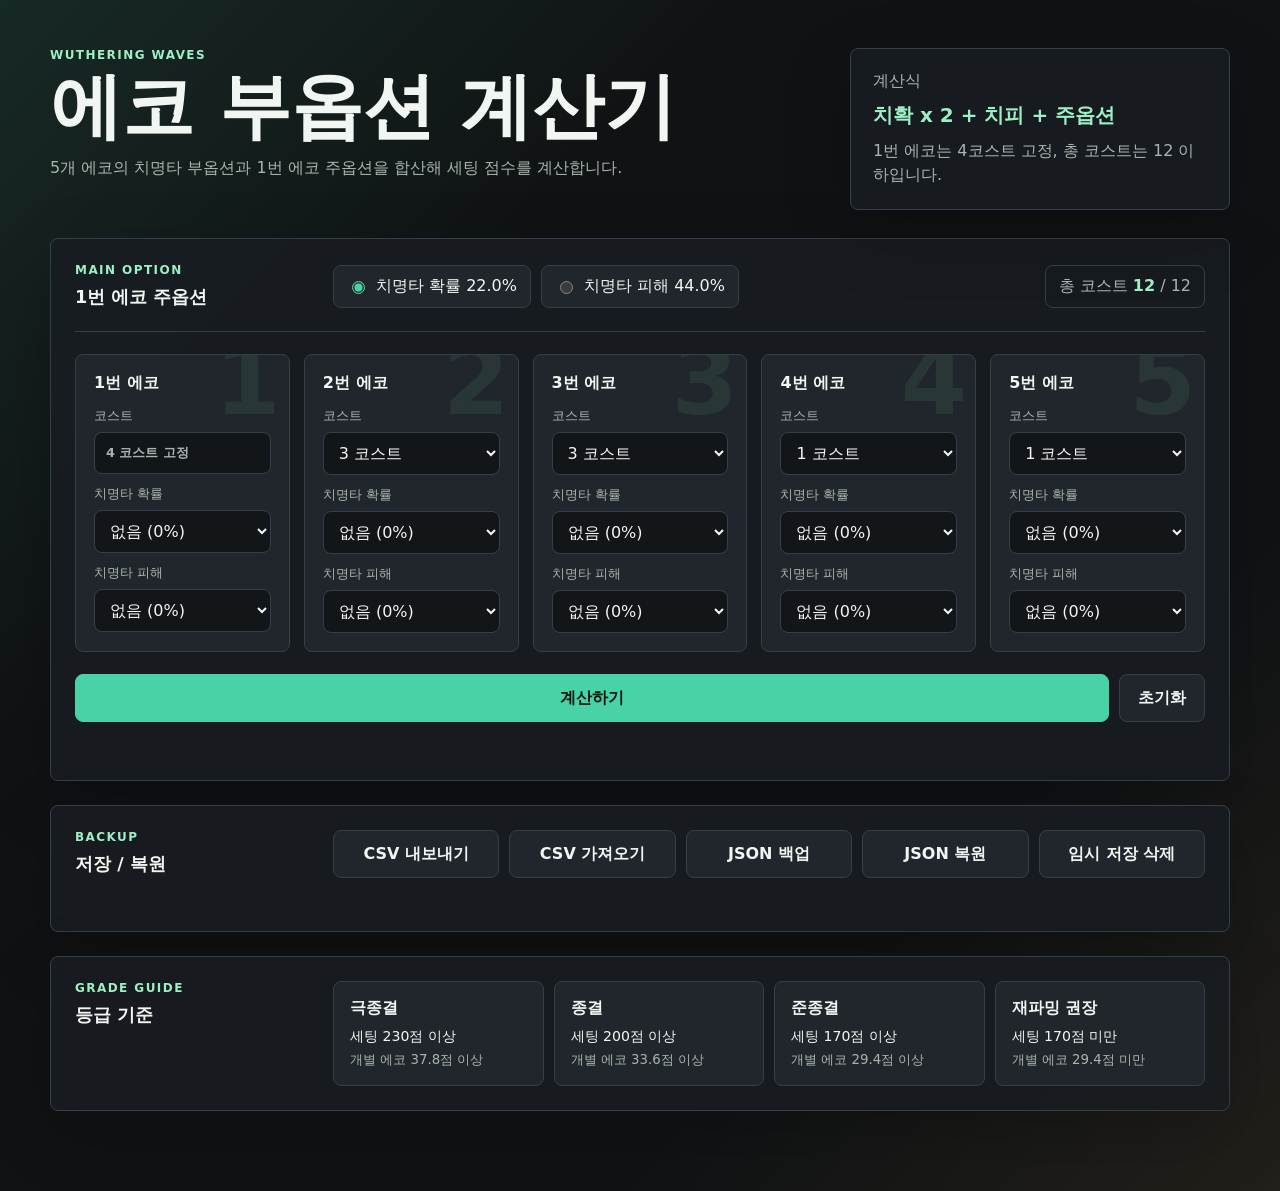
<file: index.html>
<!DOCTYPE html>
<html lang="ko">
<head>
    <meta charset="UTF-8">
    <meta name="viewport" content="width=device-width, initial-scale=1">
    <title>명조 에코 부옵션 계산기</title>
    <link rel="stylesheet" href="css/app.css">
</head>
<body>
<main class="page-shell">
    <header class="app-header">
        <div>
            <p class="eyebrow">WUTHERING WAVES</p>
            <h1>에코 부옵션 계산기</h1>
            <p class="description">
                5개 에코의 치명타 부옵션과 1번 에코 주옵션을 합산해 세팅 점수를 계산합니다.
            </p>
        </div>
        <aside class="score-rule" aria-label="계산식">
            <span>계산식</span>
            <strong>치확 x 2 + 치피 + 주옵션</strong>
            <p>1번 에코는 4코스트 고정, 총 코스트는 12 이하입니다.</p>
        </aside>
    </header>

    <form id="score-form" class="calculator">
        <section class="toolbar" aria-labelledby="main-stat-title">
            <div>
                <p class="section-kicker">MAIN OPTION</p>
                <h2 id="main-stat-title">1번 에코 주옵션</h2>
            </div>
            <fieldset class="main-stat-options">
                <legend class="sr-only">1번 에코 주옵션 선택</legend>
                <label>
                    <input type="radio" name="mainStat" value="CRIT_RATE" checked>
                    <span>치명타 확률 22.0%</span>
                </label>
                <label>
                    <input type="radio" name="mainStat" value="CRIT_DAMAGE">
                    <span>치명타 피해 44.0%</span>
                </label>
            </fieldset>
            <div class="cost-pill" id="cost-total">
                총 코스트 <strong id="total-cost">12</strong> / 12
            </div>
        </section>

        <section class="echo-grid" id="echo-grid" aria-label="에코 부옵션 입력"></section>

        <div class="actions">
            <button class="primary-button" type="submit">계산하기</button>
            <button class="secondary-button" id="reset-button" type="button">초기화</button>
        </div>
        <p class="error" id="error" role="alert"></p>
    </form>

    <section class="storage-panel" aria-labelledby="storage-title">
        <div>
            <p class="section-kicker">BACKUP</p>
            <h2 id="storage-title">저장 / 복원</h2>
        </div>
        <div class="storage-actions">
            <button class="secondary-button" id="export-csv-button" type="button">CSV 내보내기</button>
            <button class="secondary-button" id="import-csv-button" type="button">CSV 가져오기</button>
            <button class="secondary-button" id="export-json-button" type="button">JSON 백업</button>
            <button class="secondary-button" id="import-json-button" type="button">JSON 복원</button>
            <button class="secondary-button danger-button" id="clear-draft-button" type="button">임시 저장 삭제</button>
        </div>
        <input class="hidden" id="csv-file-input" type="file" accept=".csv,text/csv">
        <input class="hidden" id="json-file-input" type="file" accept=".json,application/json">
        <p class="storage-message" id="storage-message" role="status"></p>
    </section>

    <section class="result hidden" id="result" aria-live="polite">
        <div class="result-score">
            <span>총점</span>
            <strong id="score">0.0</strong>
            <p class="grade" id="grade"></p>
        </div>
        <dl class="result-breakdown">
            <div>
                <dt>치명타 확률 합계</dt>
                <dd id="total-crit-rate">0.0%</dd>
            </div>
            <div>
                <dt>치명타 피해 합계</dt>
                <dd id="total-crit-damage">0.0%</dd>
            </div>
            <div>
                <dt>주옵션 점수</dt>
                <dd id="main-stat-score">44.0점</dd>
            </div>
            <div id="next-grade-row">
                <dt>다음 등급까지</dt>
                <dd id="next-grade">0.0점</dd>
            </div>
        </dl>
    </section>

    <section class="guide" aria-labelledby="grade-guide-title">
        <div>
            <p class="section-kicker">GRADE GUIDE</p>
            <h2 id="grade-guide-title">등급 기준</h2>
        </div>
        <div class="grade-grid">
            <article>
                <strong>극종결</strong>
                <span>세팅 230점 이상</span>
                <small>개별 에코 37.8점 이상</small>
            </article>
            <article>
                <strong>종결</strong>
                <span>세팅 200점 이상</span>
                <small>개별 에코 33.6점 이상</small>
            </article>
            <article>
                <strong>준종결</strong>
                <span>세팅 170점 이상</span>
                <small>개별 에코 29.4점 이상</small>
            </article>
            <article>
                <strong>재파밍 권장</strong>
                <span>세팅 170점 미만</span>
                <small>개별 에코 29.4점 미만</small>
            </article>
        </div>
    </section>
</main>
<script src="js/app.js"></script>
</body>
</html>
</file>
<file: css/app.css>
:root {
    color-scheme: dark;
    font-family: Inter, Pretendard, "Noto Sans KR", system-ui, sans-serif;
    --bg: #101214;
    --surface: #181c20;
    --surface-raised: #20262b;
    --line: #344049;
    --text: #f2f6f3;
    --muted: #a8b4ad;
    --accent: #49d2a5;
    --accent-strong: #9df0c5;
    --warning: #f4bf5f;
    --danger: #f07373;
    --info: #7fb7ff;
}

* {
    box-sizing: border-box;
}

body {
    margin: 0;
    min-height: 100vh;
    color: var(--text);
    background:
        linear-gradient(135deg, rgba(73, 210, 165, 0.12), transparent 34rem),
        linear-gradient(315deg, rgba(244, 191, 95, 0.08), transparent 30rem),
        var(--bg);
}

button,
input,
select {
    font: inherit;
}

button {
    cursor: pointer;
}

.page-shell {
    width: min(1180px, calc(100% - 32px));
    margin: 0 auto;
    padding: 48px 0 80px;
}

.app-header {
    display: grid;
    grid-template-columns: minmax(0, 1fr) minmax(280px, 380px);
    gap: 24px;
    align-items: stretch;
    margin-bottom: 28px;
}

.eyebrow,
.section-kicker {
    margin: 0 0 8px;
    color: var(--accent-strong);
    font-size: 0.75rem;
    font-weight: 800;
    letter-spacing: 0.12em;
}

h1,
h2,
p {
    margin-top: 0;
}

h1 {
    margin-bottom: 12px;
    font-size: clamp(2.25rem, 6vw, 4.5rem);
    line-height: 1;
    letter-spacing: 0;
}

h2 {
    margin-bottom: 0;
    font-size: 1.1rem;
}

.description {
    max-width: 720px;
    margin-bottom: 0;
    color: var(--muted);
    line-height: 1.7;
}

.score-rule,
.calculator,
.result,
.guide,
.storage-panel {
    border: 1px solid var(--line);
    border-radius: 8px;
    background: rgba(24, 28, 32, 0.94);
    box-shadow: 0 22px 70px rgba(0, 0, 0, 0.2);
}

.score-rule {
    display: grid;
    gap: 10px;
    align-content: center;
    padding: 22px;
}

.score-rule span,
.score-rule p {
    color: var(--muted);
}

.score-rule strong {
    color: var(--accent-strong);
    font-size: 1.25rem;
}

.score-rule p {
    margin: 0;
    line-height: 1.5;
}

.calculator {
    padding: 24px;
}

.toolbar {
    display: grid;
    grid-template-columns: minmax(180px, 240px) minmax(0, 1fr) auto;
    gap: 18px;
    align-items: center;
    padding-bottom: 22px;
    border-bottom: 1px solid var(--line);
}

.main-stat-options {
    display: flex;
    flex-wrap: wrap;
    gap: 10px;
    min-width: 0;
    margin: 0;
    padding: 0;
    border: 0;
}

.main-stat-options label {
    display: inline-flex;
    align-items: center;
    gap: 8px;
    min-height: 42px;
    padding: 10px 13px;
    border: 1px solid var(--line);
    border-radius: 8px;
    background: var(--surface-raised);
}

input[type="radio"] {
    accent-color: var(--accent);
}

.cost-pill {
    min-width: 132px;
    padding: 10px 13px;
    border: 1px solid var(--line);
    border-radius: 8px;
    color: var(--muted);
    text-align: center;
    white-space: nowrap;
}

.cost-pill strong {
    color: var(--accent-strong);
}

.cost-pill.invalid,
.cost-pill.invalid strong {
    color: var(--danger);
    border-color: rgba(240, 115, 115, 0.65);
}

.echo-grid {
    display: grid;
    grid-template-columns: repeat(5, minmax(0, 1fr));
    gap: 14px;
    padding: 22px 0;
}

.echo-card {
    position: relative;
    overflow: hidden;
    min-width: 0;
    padding: 18px;
    border: 1px solid var(--line);
    border-radius: 8px;
    background: var(--surface-raised);
}

.echo-card::after {
    content: attr(data-slot);
    position: absolute;
    top: -22px;
    right: 8px;
    color: rgba(157, 240, 197, 0.08);
    font-size: 6rem;
    font-weight: 900;
    line-height: 1;
    pointer-events: none;
}

.echo-card h3 {
    position: relative;
    margin: 0 0 14px;
    font-size: 1rem;
}

.field {
    position: relative;
    display: grid;
    gap: 7px;
    margin-top: 12px;
}

.field span,
.field label {
    color: var(--muted);
    font-size: 0.8rem;
}

.field select,
.fixed-cost {
    width: 100%;
    min-height: 42px;
    padding: 10px 11px;
    border: 1px solid var(--line);
    border-radius: 8px;
    color: var(--text);
    background: #121619;
}

.fixed-cost {
    display: flex;
    align-items: center;
    color: var(--accent-strong);
    font-weight: 750;
}

.echo-evaluation {
    display: grid;
    grid-template-columns: 1fr auto;
    gap: 10px;
    align-items: center;
    min-height: 46px;
    margin-top: 16px;
    padding-top: 14px;
    border-top: 1px solid var(--line);
}

.echo-evaluation strong {
    font-size: 1.15rem;
}

.badge {
    display: inline-flex;
    align-items: center;
    min-height: 28px;
    padding: 5px 9px;
    border: 1px solid var(--line);
    border-radius: 999px;
    color: var(--muted);
    font-size: 0.72rem;
    font-weight: 850;
    white-space: nowrap;
}

[data-grade="NEAR_COMPLETE"] {
    color: var(--info) !important;
    border-color: rgba(127, 183, 255, 0.75) !important;
}

[data-grade="COMPLETE"] {
    color: var(--accent-strong) !important;
    border-color: rgba(157, 240, 197, 0.85) !important;
}

[data-grade="EXTREME"] {
    color: var(--warning) !important;
    border-color: rgba(244, 191, 95, 0.85) !important;
}

.actions {
    display: grid;
    grid-template-columns: 1fr auto;
    gap: 10px;
}

.storage-panel {
    display: grid;
    grid-template-columns: minmax(180px, 240px) minmax(0, 1fr);
    gap: 18px;
    align-items: start;
    margin-top: 24px;
    padding: 24px;
}

.storage-actions {
    display: grid;
    grid-template-columns: repeat(5, minmax(0, 1fr));
    gap: 10px;
}

.storage-actions .secondary-button {
    min-width: 0;
}

.danger-button {
    color: var(--danger);
    border-color: rgba(240, 115, 115, 0.65);
}

.storage-message {
    grid-column: 2;
    min-height: 1.4em;
    margin: -8px 0 0;
    color: var(--muted);
    font-size: 0.82rem;
}

.primary-button,
.secondary-button {
    min-height: 48px;
    padding: 12px 18px;
    border-radius: 8px;
    font-weight: 850;
}

.primary-button {
    border: 1px solid var(--accent);
    color: #071410;
    background: var(--accent);
}

.secondary-button {
    border: 1px solid var(--line);
    color: var(--text);
    background: var(--surface-raised);
}

.error {
    min-height: 1.4em;
    margin: 12px 0 0;
    color: var(--danger);
}

.result {
    display: grid;
    grid-template-columns: minmax(180px, 280px) minmax(0, 1fr);
    gap: 18px;
    align-items: stretch;
    margin-top: 24px;
    padding: 24px;
}

.result-score {
    display: grid;
    gap: 8px;
    align-content: center;
    padding: 20px;
    border: 1px solid var(--line);
    border-radius: 8px;
    background: #121619;
    text-align: center;
}

.result-score span {
    color: var(--muted);
}

.result-score strong {
    font-size: clamp(3.2rem, 9vw, 6rem);
    line-height: 1;
}

.grade {
    justify-self: center;
    margin: 0;
}

.result-breakdown {
    display: grid;
    grid-template-columns: repeat(2, minmax(0, 1fr));
    gap: 10px;
    margin: 0;
}

.result-breakdown div {
    min-width: 0;
    padding: 18px;
    border: 1px solid var(--line);
    border-radius: 8px;
    background: var(--surface-raised);
}

.result-breakdown dt {
    color: var(--muted);
    font-size: 0.82rem;
}

.result-breakdown dd {
    margin: 8px 0 0;
    font-size: 1.45rem;
    font-weight: 850;
}

.guide {
    display: grid;
    grid-template-columns: minmax(180px, 240px) minmax(0, 1fr);
    gap: 18px;
    margin-top: 24px;
    padding: 24px;
}

.grade-grid {
    display: grid;
    grid-template-columns: repeat(4, minmax(0, 1fr));
    gap: 10px;
}

.grade-grid article {
    min-width: 0;
    padding: 16px;
    border: 1px solid var(--line);
    border-radius: 8px;
    background: var(--surface-raised);
}

.grade-grid strong,
.grade-grid span,
.grade-grid small {
    display: block;
}

.grade-grid span {
    margin-top: 8px;
    color: var(--text);
    font-size: 0.88rem;
}

.grade-grid small {
    margin-top: 5px;
    color: var(--muted);
}

.hidden {
    display: none !important;
}

.sr-only {
    position: absolute;
    width: 1px;
    height: 1px;
    overflow: hidden;
    clip: rect(0, 0, 0, 0);
    white-space: nowrap;
}

@media (max-width: 980px) {
    .app-header,
    .toolbar,
    .result,
    .guide,
    .storage-panel {
        grid-template-columns: 1fr;
    }

    .echo-grid {
        grid-template-columns: repeat(2, minmax(0, 1fr));
    }

    .cost-pill {
        justify-self: start;
    }

    .grade-grid {
        grid-template-columns: repeat(2, minmax(0, 1fr));
    }

    .storage-actions {
        grid-template-columns: repeat(2, minmax(0, 1fr));
    }

    .storage-message {
        grid-column: 1;
    }
}

@media (max-width: 620px) {
    .page-shell {
        width: min(100% - 20px, 1180px);
        padding-top: 30px;
    }

    .calculator,
    .result,
    .guide {
        padding: 16px;
    }

    .echo-grid,
    .result-breakdown,
    .grade-grid,
    .actions,
    .storage-actions {
        grid-template-columns: 1fr;
    }

    .main-stat-options {
        display: grid;
    }
}
</file>
